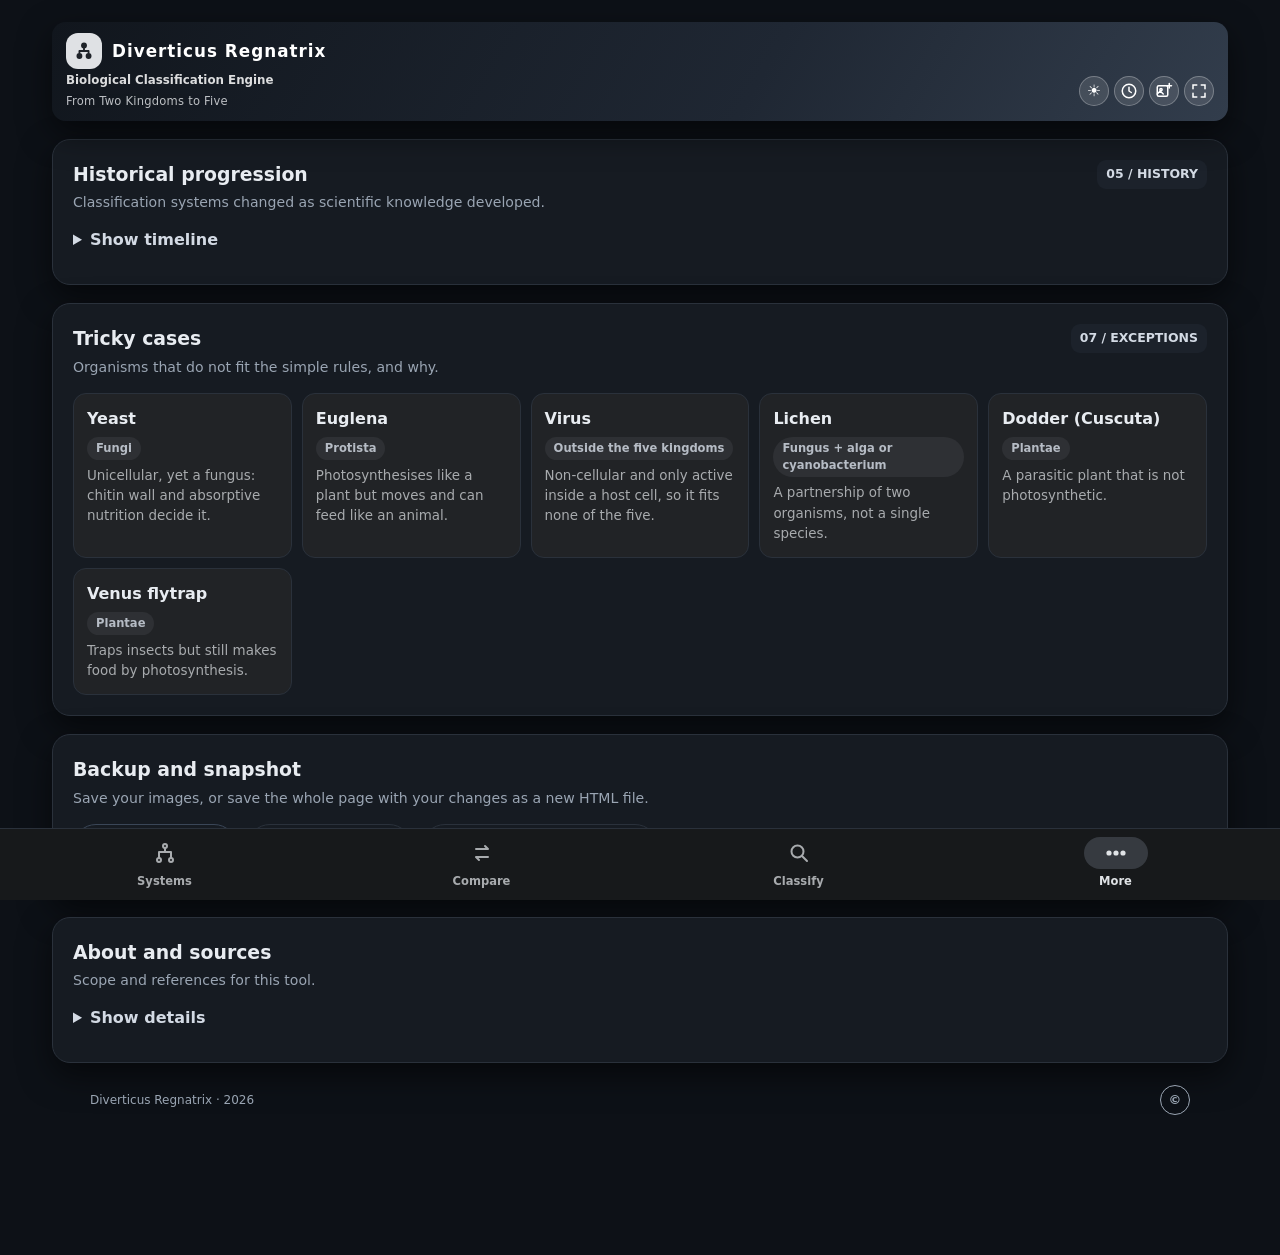
<file: index.html>
<!DOCTYPE html>
<html lang="en"><head>
<meta charset="UTF-8"><meta name="viewport" content="width=device-width, initial-scale=1.0, viewport-fit=cover">
<meta name="theme-color" content="#0d1117">
<link rel="icon" href="data:image/svg+xml,%3Csvg xmlns='http://www.w3.org/2000/svg' viewBox='0 0 32 32'%3E%3Crect width='32' height='32' rx='9' fill='%23176b45'/%3E%3Cpath d='M16 12v4M16 16h-6v3M16 16h6v3' fill='none' stroke='%23d4efdc' stroke-width='2.4' stroke-linecap='round'/%3E%3Ccircle cx='16' cy='9' r='4' fill='%23d4efdc'/%3E%3Ccircle cx='10' cy='22' r='4' fill='%23d4efdc'/%3E%3Ccircle cx='22' cy='22' r='4' fill='%23d4efdc'/%3E%3C/svg%3E">

<title>Diverticus Regnatrix — Biological Classification Engine</title>
<link rel="stylesheet" href="css/style.css">
</head>
<body>
<div class="shell">
<header class="hero"><div class="eyebrow">BIOLOGICAL CLASSIFICATION</div><span class="logo" aria-hidden="true"><svg viewBox="0 0 24 24" width="22" height="22"><path d="M12 9v3M12 12H7v2M12 12h5v2" fill="none" stroke="currentColor" stroke-width="2" stroke-linecap="round" stroke-linejoin="round"></path><circle cx="12" cy="6" r="3.2" fill="currentColor"></circle><circle cx="7" cy="17.5" r="3.2" fill="currentColor"></circle><circle cx="17" cy="17.5" r="3.2" fill="currentColor"></circle></svg></span><h1>Diverticus Regnatrix</h1><div style="font-size:1.2rem;font-weight:650">Biological Classification Engine</div><p class="tagline">From Two Kingdoms to Five</p><div class="hero-meta"><span class="pill">Whittaker's Five-Kingdom System · 1969</span><span class="pill">Interactive learning module</span><span class="pill">No quizzes · Explore at your pace</span></div><div class="hbtns"><button id="themeBtn" aria-label="Toggle dark mode">🌙</button><button id="timeBtn" aria-label="Where does it go? (show or hide)" aria-pressed="false" title="Where does it go?"><svg viewBox="0 0 24 24" width="18" height="18" fill="none" stroke="currentColor" stroke-width="2" stroke-linecap="round" stroke-linejoin="round" aria-hidden="true"><circle cx="12" cy="12" r="9"></circle><path d="M12 7v5l3 2"></path></svg></button><button id="editBtn" aria-label="Edit images" aria-pressed="false" title="Edit images"><svg viewBox="0 0 24 24" width="18" height="18" fill="none" stroke="currentColor" stroke-width="2" stroke-linecap="round" stroke-linejoin="round" aria-hidden="true"><rect x="3" y="5" width="14" height="14" rx="2"></rect><circle cx="8" cy="10" r="1.5"></circle><path d="M3 16l4-4 4 4"></path><path d="M19 2v6M16 5h6"></path></svg></button><button id="presBtn" aria-label="Presentation mode" aria-pressed="false"><svg viewBox="0 0 24 24" width="18" height="18" fill="none" stroke="currentColor" stroke-width="2" stroke-linecap="round" aria-hidden="true"><path d="M4 9V4h5M20 9V4h-5M4 15v5h5M20 15v5h-5"></path></svg></button></div></header>
<nav class="nav" role="tablist" aria-label="Sections"><button role="tab" data-tab="systems"><span class="ind"><svg viewBox="0 0 24 24" width="24" height="24" fill="none" stroke="currentColor" stroke-width="2" stroke-linecap="round" stroke-linejoin="round" aria-hidden="true"><circle cx="12" cy="5" r="2"></circle><circle cx="6" cy="19" r="2"></circle><circle cx="18" cy="19" r="2"></circle><path d="M12 7v4M12 11H6v6M12 11h6v6"></path></svg></span><span class="lbl">Systems</span></button><button role="tab" data-tab="compare"><span class="ind"><svg viewBox="0 0 24 24" width="24" height="24" fill="none" stroke="currentColor" stroke-width="2" stroke-linecap="round" stroke-linejoin="round" aria-hidden="true"><path d="M6 8h12l-3-3M18 16H6l3 3"></path></svg></span><span class="lbl">Compare</span></button><button role="tab" data-tab="classify"><span class="ind"><svg viewBox="0 0 24 24" width="24" height="24" fill="none" stroke="currentColor" stroke-width="2" stroke-linecap="round" stroke-linejoin="round" aria-hidden="true"><circle cx="10.5" cy="10.5" r="6"></circle><path d="M15 15l5 5"></path></svg></span><span class="lbl">Classify</span></button><button role="tab" data-tab="more"><span class="ind"><svg viewBox="0 0 24 24" width="24" height="24" fill="none" stroke="currentColor" stroke-width="2" stroke-linecap="round" stroke-linejoin="round" aria-hidden="true"><circle cx="5" cy="12" r="1.6" fill="currentColor"></circle><circle cx="12" cy="12" r="1.6" fill="currentColor"></circle><circle cx="19" cy="12" r="1.6" fill="currentColor"></circle></svg></span><span class="lbl">More</span></button></nav>
<main class="layout">
<section class="panel" id="classifier"><div class="section-head"><div><h2>Organism classifier</h2><p>Select an organism to inspect its classification.</p></div><span class="number">01 / EXPLORE</span></div><label class="field-label" for="organism">SELECT ORGANISM</label><select id="organism"></select><div class="result" id="organismResult" aria-live="polite"></div></section>
<section class="panel" id="criteria"><div class="section-head"><div><h2>Classification flowchart</h2><p>Tap a character state on a line, or any box to jump to it.</p></div><span class="number">02 / CRITERIA</span></div><div class="neon" id="flow" aria-live="polite"></div><div id="keyBox" aria-live="polite" style="margin-top:12px"></div><details class="crit-more"><summary>The criteria in detail</summary><div class="tabs" id="criterionTabs"></div><div class="criterion-box" id="criterionContent" aria-live="polite"></div></details></section>
<section class="panel wide" id="tree"><div class="section-head"><div><h2>Classification systems</h2><p>See how the tree grew from two kingdoms to the modern three domains. Tap any group in the tree to open its card.</p></div><span class="number">03 / SYSTEMS</span></div><div class="tabs" id="sysTabs"></div><div class="sys" id="sysView" aria-live="polite"></div></section>
<section class="panel wide" id="journey"><div class="section-head"><div><h2>Where does it go?</h2><p>Slide through the systems to see how one organism changes group.</p></div><span class="number">TIME</span></div><label class="field-label" for="jOrg">ORGANISM</label><select id="jOrg"></select><div class="muted" id="jLabel" style="margin-top:12px;font-size:.84rem"></div><input type="range" id="jRange" min="0" max="4" step="1" value="0" style="width:100%;accent-color:#383f4a" aria-label="Classification system"><div class="jr" id="jRows" aria-live="polite"></div></section>
<section class="panel wide" id="history"><div class="section-head"><div><h2>Historical progression</h2><p>Classification systems changed as scientific knowledge developed.</p></div><span class="number">05 / HISTORY</span></div><details><summary>Show timeline</summary><div class="timeline"><div class="time-item"><em>4th century BCE</em><b>Aristotle</b><span>Plants grouped as trees, shrubs and herbs; animals by presence or absence of red blood.</span></div><div class="time-item"><em>18th century</em><b>Two kingdoms</b><span>Plantae and Animalia; associated with Linnaeus.</span></div><div class="time-item"><em>1866</em><b>Three kingdoms</b><span>Ernst Haeckel added Protista.</span></div><div class="time-item"><em>1956</em><b>Four kingdoms</b><span>Herbert Copeland separated Monera; fungi went to Protista.</span></div><div class="time-item"><em>1969</em><b>Five kingdoms</b><span>R. H. Whittaker separated Fungi.</span></div></div></details></section>
<section class="panel wide" id="compare"><div class="section-head"><div><h2>Compare two organisms</h2><p>Pick any two to see which features match and which differ.</p></div><span class="number">06 / COMPARE</span></div><div class="cmp-pick"><div><label class="field-label" for="cmpA">ORGANISM A</label><select id="cmpA"></select></div><div><label class="field-label" for="cmpB">ORGANISM B</label><select id="cmpB"></select></div></div><div class="cmp-wrap" id="cmpOut" aria-live="polite"></div></section>
<section class="panel wide" id="tricky"><div class="section-head"><div><h2>Tricky cases</h2><p>Organisms that do not fit the simple rules, and why.</p></div><span class="number">07 / EXCEPTIONS</span></div><div class="tricky" id="trickyGrid"></div></section>
<section class="panel wide" id="backup"><div class="section-head"><div><h2>Backup and snapshot</h2><p>Save your images, or save the whole page with your changes as a new HTML file.</p></div></div><div class="row" style="display:flex;gap:10px;flex-wrap:wrap"><button class="bbtn pri" id="bkExport">Export images</button><label class="bbtn">Import images<input type="file" id="bkImport" accept="application/json,.json" hidden=""></label><button class="bbtn" id="bkSnap">Save snapshot (HTML)</button></div><p class="jnote" id="bkMsg" aria-live="polite"></p></section>
<section class="panel wide" id="about"><div class="section-head"><div><h2>About and sources</h2><p>Scope and references for this tool.</p></div></div><details><summary>Show details</summary><p style="font-size:.88rem;color:#595b5e">The five-kingdom system is a school-level model that is useful for learning basic features of life. Modern taxonomy is based on evolutionary relationships (phylogeny), where Monera and Protista are not natural groups. Scientific names in italics are examples; “e.g.” marks a representative species or genus.</p><ul style="font-size:.84rem;color:#595b5e;line-height:1.6"><li>Haeckel, E. (1866). <i>Generelle Morphologie der Organismen</i>.</li><li>Copeland, H. F. (1956). <i>The Classification of Lower Organisms</i>.</li><li>Whittaker, R. H. (1969). New concepts of kingdoms of organisms. <i>Science</i>, 163(3863), 150–160.</li><li>Woese, C. R., Kandler, O., &amp; Wheelis, M. L. (1990). Towards a natural system of organisms. <i>PNAS</i>, 87(12), 4576–4579.</li></ul></details></section>
</main><footer class="footer"><div class="credit"><span>Diverticus Regnatrix · 2026</span><button class="cp" id="cpBtn" type="button" aria-expanded="false" aria-controls="credits" title="Credits" aria-label="Show credits">©</button></div><div class="credits" id="credits" hidden=""><div class="cr-k">Project designed by</div><div class="cr-name">Sai Prasad</div><div class="cr-q">MSc. Agri. Entomology<span>·</span>ASRB NET</div><div class="cr-k" style="margin-top:12px">In assistance with</div><div class="cr-ai"><span>Claude Opus 5.5</span><span>OpenAI Luna 5.7</span><span>Perplexity Sonar 2</span><span>DeepSeek V1</span></div><div class="cr-k" style="margin-top:12px">3D models</div><div class="cr-q">"Tree (PS1/PSX Style)" by Mateusz Woliński, Sketchfab</div><div class="cr-q" style="margin-top:4px">This work is based on "<a href="https://sketchfab.com/3d-models/floating-island-with-roots-and-rocks-4c05ffef4d1c45ab847ac565b8184a5b" target="_blank" rel="noopener">Floating Island With Roots And Rocks</a>" by <a href="https://sketchfab.com/dennis.hafemann" target="_blank" rel="noopener">Dennis</a>, licensed under <a href="http://creativecommons.org/licenses/by/4.0/" target="_blank" rel="noopener">CC-BY-4.0</a></div></div></footer>
</div>
<div class="ks" id="ks" hidden=""><div class="ks-card" id="ksCard" role="dialog" aria-modal="true" aria-labelledby="ksT"><div class="ks-top"><div class="ks-grab" aria-hidden="true"></div><button class="ks-x" id="ksX" type="button" aria-label="Close card">×</button></div><div class="kingdom-detail" id="kingdomDetail" aria-live="polite"></div><div class="ks-nav"><button type="button" id="ksPrev" aria-label="Previous group">‹</button><span id="ksPos"></span><button type="button" id="ksNext" aria-label="Next group">›</button></div></div></div>
<script id="snap" type="application/json">{"id":1794888773591,"savedAt":"2026-11-17T04:12:53.591Z","images":{"org:Methanogens":"https://raw.githubusercontent.com/Dray-Ashcroft/Diverticus-Regnatrix/refs/heads/main/assets/illustrations/methanobacterium.png","org:Extreme Halophiles":"https://raw.githubusercontent.com/Dray-Ashcroft/Diverticus-Regnatrix/refs/heads/main/assets/illustrations/halobacterium.png","org:Thermoacidophiles":"https://raw.githubusercontent.com/Dray-Ashcroft/Diverticus-Regnatrix/refs/heads/main/assets/illustrations/sulfolobus.png","org:Ammonia-oxidising Archaea":"https://raw.githubusercontent.com/Dray-Ashcroft/Diverticus-Regnatrix/refs/heads/main/assets/illustrations/nitrosopumilus.png","org:Gorilla":"https://raw.githubusercontent.com/Dray-Ashcroft/Diverticus-Regnatrix/refs/heads/main/assets/illustrations/gorilla.png","org:Yeast":"https://raw.githubusercontent.com/Dray-Ashcroft/Diverticus-Regnatrix/refs/heads/main/assets/illustrations/yeast.png","org:Chlamydomonas":"https://raw.githubusercontent.com/Dray-Ashcroft/Diverticus-Regnatrix/refs/heads/main/assets/illustrations/chlamydomonas.png","org:Ant":"https://raw.githubusercontent.com/Dray-Ashcroft/Diverticus-Regnatrix/refs/heads/main/assets/illustrations/ant.png","org:Fern":"https://raw.githubusercontent.com/Dray-Ashcroft/Diverticus-Regnatrix/refs/heads/main/assets/illustrations/fern.png","org:Euglena":"https://raw.githubusercontent.com/Dray-Ashcroft/Diverticus-Regnatrix/refs/heads/main/assets/illustrations/euglena.png","org:Bacterium":"https://raw.githubusercontent.com/Dray-Ashcroft/Diverticus-Regnatrix/refs/heads/main/assets/illustrations/bacterium.png","org:Bird":"https://raw.githubusercontent.com/Dray-Ashcroft/Diverticus-Regnatrix/refs/heads/main/assets/illustrations/bird.png","org:Amoeba":"https://raw.githubusercontent.com/Dray-Ashcroft/Diverticus-Regnatrix/refs/heads/main/assets/illustrations/amoeba.png","org:Cyanobacterium":"https://raw.githubusercontent.com/Dray-Ashcroft/Diverticus-Regnatrix/refs/heads/main/assets/illustrations/cyanobacterium.png","org:Frog":"https://raw.githubusercontent.com/Dray-Ashcroft/Diverticus-Regnatrix/refs/heads/main/assets/illustrations/frog.png","org:Paramecium":"https://raw.githubusercontent.com/Dray-Ashcroft/Diverticus-Regnatrix/refs/heads/main/assets/illustrations/paramecium.png","org:Mushroom":"https://raw.githubusercontent.com/Dray-Ashcroft/Diverticus-Regnatrix/refs/heads/main/assets/illustrations/mushroom.png","org:Fish":"https://raw.githubusercontent.com/Dray-Ashcroft/Diverticus-Regnatrix/refs/heads/main/assets/illustrations/fish.png","org:Hibiscus":"https://raw.githubusercontent.com/Dray-Ashcroft/Diverticus-Regnatrix/refs/heads/main/assets/illustrations/hibiscus.png","org:Moss":"https://raw.githubusercontent.com/Dray-Ashcroft/Diverticus-Regnatrix/refs/heads/main/assets/illustrations/moss.png","org:Pine":"https://raw.githubusercontent.com/Dray-Ashcroft/Diverticus-Regnatrix/refs/heads/main/assets/illustrations/pine.png","org:Rhizopus":"https://raw.githubusercontent.com/Dray-Ashcroft/Diverticus-Regnatrix/refs/heads/main/assets/illustrations/rhizopus.png"},"state":{"tab":"more","sys":0,"k":"Animalia","o":"Bacterium"},"theme":"dark"}</script>
<script src="js/app.js"></script></body></html>
</file>
<file: css/style.css>
:root{--forest:#232c38;--green:#3b4b60;--emerald:#56708f;--mint:#eceff3;--pale:#f6f7f9;--teal:#3b4b60;--ink:#1a2230;--muted:#5d6878;--line:#dde2e9;--white:#fff;--shadow:0 12px 32px #0f172a14}
*{box-sizing:border-box}body{margin:0;background:#f5f5f6;color:var(--ink);font-family:Inter,ui-sans-serif,system-ui,-apple-system,"Segoe UI",sans-serif;line-height:1.5}button,select{font:inherit}button{cursor:pointer}.shell{max-width:1220px;margin:auto;padding:22px}.hero{background:linear-gradient(120deg,#11161d,#1f2733 60%,#323d4c);color:white;border-radius:24px;padding:28px 32px;position:relative;overflow:hidden;box-shadow:var(--shadow)}.hero:after{content:"✳";position:absolute;right:30px;top:-48px;font-size:220px;color:#ffffff0d}.eyebrow{font-size:.75rem;letter-spacing:.16em;font-weight:800;color:#cfd3d8}.hero h1{font-size:clamp(2rem,5vw,3.5rem);line-height:1;margin:10px 0 8px;letter-spacing:.03em}.hero p{margin:0;color:#e7e9ec}.hero-meta{display:flex;gap:10px;flex-wrap:wrap;margin-top:20px}.pill{border:1px solid #ffffff45;background:#ffffff12;padding:6px 11px;border-radius:99px;font-size:.78rem}.layout{display:grid;grid-template-columns:1fr 1fr;gap:18px;margin-top:18px}.panel{background:white;border:1px solid var(--line);border-radius:18px;padding:20px;box-shadow:var(--shadow);min-width:0}.wide{grid-column:1/-1}.section-head{display:flex;align-items:flex-start;justify-content:space-between;gap:12px;margin-bottom:15px}.section-head h2{margin:0;font-size:1.18rem}.section-head p{margin:4px 0 0;color:var(--muted);font-size:.88rem}.number{background:var(--mint);color:var(--green);font-size:.78rem;font-weight:800;padding:5px 9px;border-radius:9px;white-space:nowrap}.field-label{font-size:.78rem;font-weight:800;color:var(--muted);display:block;margin-bottom:7px}select{width:100%;padding:12px 14px;border:1px solid var(--line);border-radius:12px;background:#fcfcfd;color:var(--ink);outline:none}select:focus,button:focus-visible{outline:3px solid #a8afb8;outline-offset:2px}.result{margin-top:14px;background:linear-gradient(135deg,#f5f6f7,#fff);border:1px solid var(--line);border-radius:15px;padding:16px}.result-top{display:flex;align-items:center;justify-content:space-between;gap:10px}.result h3{margin:2px 0 0;font-size:1.4rem}.kingdom-tag{background:#e7e9eb;color:#30363f;border-radius:99px;padding:5px 10px;font-size:.78rem;font-weight:800}.facts{display:grid;grid-template-columns:1fr 1fr;gap:12px;margin-top:15px}.fact{border-top:1px solid var(--line);padding-top:9px}.fact span{display:block;color:var(--muted);font-size:.74rem;font-weight:700}.fact strong{display:block;font-size:.9rem;margin-top:3px}.reason{font-size:.88rem;color:#4b4d51;margin:14px 0 0;padding-top:12px;border-top:1px solid var(--line)}.tabs{display:flex;flex-wrap:wrap;gap:7px;margin:12px 0}.tab{border:1px solid var(--line);background:#fff;color:var(--muted);border-radius:10px;padding:8px 11px;font-size:.82rem;font-weight:700}.tab.active{background:var(--forest);border-color:var(--forest);color:#fff}.criterion-box{background:#f9f9f9;border:1px solid var(--line);border-radius:14px;padding:15px;min-height:145px}.criterion-box h3{margin:0 0 8px;font-size:1rem}.criterion-box p{margin:0;color:#595b5e;font-size:.9rem}.branch-grid{display:grid;grid-template-columns:repeat(2,minmax(0,1fr));gap:9px;margin-top:12px}.branch{border:1px solid var(--line);background:#fff;border-radius:11px;padding:10px}.branch b{display:block;font-size:.88rem}.branch small{color:var(--muted)}.tree{display:grid;justify-items:center;gap:10px;padding:10px 0 4px}.tree-root{background:var(--forest);color:white;border-radius:12px;padding:12px 20px;font-weight:800;text-align:center}.tree-arrow{color:#6a717b;font-size:1.25rem;line-height:1}.tree-split{display:grid;grid-template-columns:1fr 1fr;gap:14px;width:min(100%,650px)}.tree-node{border:1px solid var(--line);border-radius:13px;padding:13px;text-align:center;background:#fafafa}.tree-node strong{display:block}.tree-node small{display:block;color:var(--muted);margin-top:3px}.tree-node.highlight{border-color:#9198a1;background:#f3f4f5}.tree-node .mini-tag{display:inline-block;margin-top:8px;background:#e7e9eb;color:#30363f;padding:4px 9px;border-radius:99px;font-size:.75rem;font-weight:800}.kingdom-grid{display:grid;grid-template-columns:repeat(5,minmax(0,1fr));gap:10px}.kingdom-card{border:1px solid var(--line);border-radius:15px;background:#fff;padding:13px;text-align:left;transition:.18s;min-width:0}.kingdom-card:hover,.kingdom-card.selected{transform:translateY(-2px);border-color:#808791;box-shadow:0 8px 20px #383f4a17}.kingdom-card.selected{background:#f4f4f5}.kingdom-symbol{height:82px;border-radius:12px;background:linear-gradient(145deg,#eeeff1,#fafafa);display:grid;place-items:center;margin-bottom:10px;overflow:hidden}.kingdom-card h3{font-size:.9rem;margin:0 0 3px}.kingdom-card p{font-size:.73rem;color:var(--muted);margin:0}.symbol{font-size:2.5rem;filter:saturate(.85)}.kingdom-detail{margin-top:13px;border:1px solid var(--line);border-radius:14px;padding:16px;background:#fafafa;display:grid;grid-template-columns:1.2fr 2fr;gap:16px}.kingdom-detail h3{margin:0 0 4px}.kingdom-detail p{margin:0;color:var(--muted);font-size:.86rem}.detail-list{display:grid;grid-template-columns:1fr 1fr;gap:8px}.detail-chip{background:white;border:1px solid var(--line);border-radius:10px;padding:9px;font-size:.8rem}.detail-chip b{display:block;color:var(--green);font-size:.72rem;margin-bottom:2px}.timeline{display:grid;grid-template-columns:repeat(5,minmax(0,1fr));gap:8px}.time-item{border:1px solid var(--line);border-radius:12px;padding:12px;background:#fcfcfd;position:relative}.time-item b{display:block;font-size:.82rem}.time-item span{display:block;font-size:.72rem;color:var(--muted);margin-top:4px}.time-item em{font-style:normal;color:var(--green);font-size:.7rem;font-weight:800}.note{background:#fff9e9;border:1px solid #f0dfae;border-radius:12px;padding:12px 14px;color:#66552b;font-size:.82rem;margin-top:14px}.footer{text-align:center;color:var(--muted);font-size:.75rem;padding:22px 8px}.muted{color:var(--muted)}
@media(max-width:850px){.layout{grid-template-columns:1fr}.wide{grid-column:auto}.kingdom-grid{grid-template-columns:repeat(3,minmax(0,1fr))}.timeline{grid-template-columns:repeat(3,minmax(0,1fr))}}
@media(max-width:560px){.shell{padding:12px}.hero{padding:23px 20px;border-radius:18px}.panel{padding:15px}.facts{grid-template-columns:1fr}.kingdom-grid{grid-template-columns:repeat(2,minmax(0,1fr))}.timeline{grid-template-columns:1fr 1fr}.kingdom-detail{grid-template-columns:1fr}.detail-list{grid-template-columns:1fr 1fr}.tree-split{gap:7px}.tree-node{padding:10px 6px;font-size:.85rem}}
html{scroll-behavior:smooth}section[id]{scroll-margin-top:68px}
.nav{position:sticky;top:0;z-index:5;display:flex;gap:6px;overflow-x:auto;padding:10px 0;margin-top:6px;background:#f5f5f6ee;backdrop-filter:blur(6px);scrollbar-width:none}.nav a{flex:none;color:var(--green);text-decoration:none;font-size:.82rem;font-weight:700;padding:7px 12px;border-radius:99px;border:1px solid var(--line);background:#fff}.nav a:hover,.nav a:focus-visible{background:var(--forest);color:#fff;outline:none}
button.kingdom-tag{border:0;font:inherit;font-size:.78rem;font-weight:800}button.kingdom-tag:hover{background:#d6d9de}
.cmp-pick{display:grid;grid-template-columns:1fr 1fr;gap:12px}.cmp{width:100%;border-collapse:collapse;margin-top:14px;font-size:.86rem}.cmp th,.cmp td{text-align:left;padding:9px 10px;border-bottom:1px solid var(--line);vertical-align:top}.cmp th{color:var(--muted);font-size:.76rem;width:20%}.cmp tr.diff td{background:#fff9e9}.cmp .st{width:90px;font-weight:800;font-size:.76rem;color:var(--green)}.cmp tr.diff .st{color:#8a6a10}
.tricky{display:grid;grid-template-columns:repeat(auto-fit,minmax(210px,1fr));gap:10px}.trick{border:1px solid var(--line);border-radius:13px;padding:13px;background:#fcfcfd}.trick b{display:block}.trick em{display:inline-block;font-style:normal;background:#e7e9eb;color:#30363f;border-radius:99px;padding:3px 9px;font-size:.72rem;font-weight:800;margin:6px 0}.trick p{margin:0;font-size:.84rem;color:#595b5e}
.cmp-wrap{overflow-x:auto}.kingdom-card.selected .kingdom-symbol{background:#e7e9eb}
@media(max-width:560px){.cmp-pick{grid-template-columns:1fr}}
@media(prefers-reduced-motion:reduce){html{scroll-behavior:auto}*{transition:none!important}}
@media print{.nav{display:none}.panel{box-shadow:none;break-inside:avoid}}
.sys{display:grid;justify-items:center;gap:10px;padding:6px 0}.sys-meta{font-size:.84rem;color:var(--muted);text-align:center}.sys-row{display:grid;grid-template-columns:repeat(auto-fit,minmax(130px,1fr));gap:10px;width:100%;position:relative}.sys-node{border:1px solid var(--line);background:#fafafa;border-radius:13px;padding:12px 8px;text-align:center;font:inherit;color:var(--ink)}.sys-node strong{display:block}.sys-node small{display:block;color:var(--muted);margin-top:3px;font-size:.74rem}.sys-node.new{border-color:#9198a1;background:#f3f4f5}.sys-node.sel{outline:3px solid #a8afb8;outline-offset:1px}.badge{display:inline-block;margin-top:6px;background:var(--forest);color:#fff;border-radius:99px;padding:2px 8px;font-size:.68rem;font-weight:800}.sys-detail{width:100%;background:#f9f9f9;border:1px solid var(--line);border-radius:14px;padding:14px;font-size:.88rem}.sys-detail h3{margin:0 0 4px;font-size:1rem}.sys-detail p{margin:4px 0 0;color:#595b5e}
details>summary{cursor:pointer;font-weight:700;color:var(--green);margin-bottom:12px}
[hidden]{display:none!important}
.nav button{flex:none;color:var(--green);font-size:.86rem;font-weight:700;padding:8px 15px;border-radius:99px;border:1px solid var(--line);background:#fff}.nav button:hover{background:var(--mint)}.nav button.on{background:var(--forest);border-color:var(--forest);color:#fff}
.hero{padding:20px 26px}.hero p,.hero-meta{display:none}.hero h1{margin:6px 0 4px}
.imgwrap{display:flex;justify-content:flex-end;margin-top:12px}.imgslot{width:200px;max-width:100%;height:130px;cursor:pointer;border:1.5px dashed #abaeb3;border-radius:10px;display:grid;place-items:center;align-content:center;gap:1px;color:var(--muted);font-size:.8rem;text-align:center;overflow:hidden;background:#fcfcfd;user-select:none;-webkit-user-select:none;-webkit-touch-callout:none;touch-action:manipulation}.imgslot b{font-size:1.8rem;line-height:1;color:#abaeb3}.imgslot.has{border-style:solid;border-color:var(--line)}.imgslot img{width:100%;height:100%;object-fit:cover;display:block;pointer-events:none}
.ed{position:fixed;inset:0;background:#0007;display:grid;place-items:center;z-index:30;padding:16px}.ed .card{background:#fff;border-radius:16px;padding:16px;width:min(380px,100%);display:grid;gap:10px;box-shadow:0 20px 50px #0004}.ed h3{margin:0}.ed input[type=text]{width:100%;padding:10px;border:1px solid var(--line);border-radius:10px;font:inherit}.ed .prev{height:120px;border:1px dashed #abaeb3;border-radius:10px;display:grid;place-items:center;color:var(--muted);overflow:hidden}.ed .prev img{width:100%;height:100%;object-fit:cover}.ed .row{display:flex;gap:8px;flex-wrap:wrap}.ed button,.ed label.btn{padding:9px 14px;border-radius:99px;border:1px solid var(--line);background:#fff;font:inherit;font-weight:700;cursor:pointer;color:var(--green)}.ed button.pri{background:var(--forest);color:#fff;border-color:var(--forest)}
.sci{font-style:italic;color:var(--muted);font-size:.86rem;margin-top:2px}
body{padding-bottom:96px}
.hero{display:flex;align-items:baseline;gap:10px;flex-wrap:wrap;padding:11px 16px;border-radius:14px}.hero:after,.hero .eyebrow{display:none}.hero h1{font-size:1.1rem;margin:0;letter-spacing:.08em}.hero div[style]{font-size:.85rem!important;opacity:.85}
.nav{position:fixed;left:0;right:0;bottom:0;top:auto;margin:0;z-index:10;display:flex;justify-content:space-around;gap:0;overflow:visible;padding:8px 6px calc(10px + env(safe-area-inset-bottom));background:#f0f0f1;border-top:1px solid var(--line);backdrop-filter:none}
.nav button{flex:1;max-width:120px;display:grid;justify-items:center;gap:4px;border:0;background:none;border-radius:0;padding:0;color:#595b5e;font-size:.72rem;font-weight:700}
.nav button:hover{background:none}.nav button .ind{width:64px;height:32px;border-radius:16px;display:grid;place-items:center;transition:background .2s}.nav button.on{background:none;color:#1f2329}.nav button.on .ind{background:#d9dcdf}.nav button:focus-visible .ind{outline:2px solid var(--forest)}
.tabs{flex-wrap:nowrap;overflow-x:auto;scrollbar-width:none}.tab{flex:none;border-radius:99px}
.kingdom-grid{display:flex!important;overflow-x:auto;gap:10px;scroll-snap-type:x mandatory;scrollbar-width:none;padding-bottom:2px}.kingdom-card{flex:0 0 124px;scroll-snap-align:start}.kingdom-symbol{height:54px}.kingdom-symbol .symbol{font-size:1.6rem}.kingdom-card p{display:-webkit-box;-webkit-line-clamp:2;-webkit-box-orient:vertical;overflow:hidden}
.kd-head{display:flex;align-items:center;gap:12px}.kd-head .kico{margin:0;flex:none}.kd-head h3{margin:0}.kd-sum{margin:10px 0 0}.diag{display:grid;grid-template-columns:1fr 1fr;gap:8px;margin:12px 0 0}.diag>div{border:1px solid var(--line);border-radius:10px;padding:8px 10px;min-width:0}.diag dt{font-size:.64rem;font-weight:800;letter-spacing:.08em;text-transform:uppercase;color:var(--muted)}.diag dd{margin:2px 0 0;font-size:.84rem;font-weight:700;color:var(--ink);overflow-wrap:break-word}.kd-top .imgwrap{margin:0}.kd-top .imgslot{width:120px;height:120px}
details.kd-more{margin-top:12px}details.kd-more summary{cursor:pointer;font-weight:700;color:var(--green);margin-bottom:10px}
.keyq{font-size:1.05rem;font-weight:700;margin:6px 0}.keybtns{display:flex;gap:10px;margin:12px 0}.keybtns button{flex:1;padding:13px;border-radius:14px;border:1px solid var(--line);font:inherit;font-weight:800;background:#fff;color:var(--green);cursor:pointer}.keybtns button.pri{background:var(--forest);color:#fff;border-color:var(--forest)}.keytrail{display:flex;gap:6px;flex-wrap:wrap;font-size:.74rem}.keytrail span{background:#f1f2f3;border-radius:99px;padding:3px 9px;color:#595b5e}.keyres{border:1px solid #9198a1;background:#f3f4f5;border-radius:14px;padding:14px}.keyres h3{margin:0 0 4px}.keylink{margin-top:10px;border:0;background:none;color:var(--green);font:inherit;font-weight:800;cursor:pointer;padding:0}
.jr{display:grid;gap:6px;margin-top:12px}.jrow{display:flex;justify-content:space-between;align-items:center;gap:8px;padding:9px 12px;border:1px solid var(--line);border-radius:12px;font-size:.86rem}.jrow.cur{background:#f3f4f5;border-color:#9198a1;font-weight:700}.jrow span:first-child{color:var(--muted)}.mv{font-size:.68rem;background:#fff1c9;border-radius:99px;padding:2px 8px;margin-left:6px;color:#6a5313;font-weight:800;font-style:normal}.jnote{font-size:.84rem;color:#595b5e;margin:8px 2px 0}
.hbtns{margin-left:auto;display:flex;gap:8px}.hbtns button{width:34px;height:34px;border-radius:50%;border:1px solid #ffffff45;background:#ffffff1f;color:#fff;font-size:1rem;display:grid;place-items:center;cursor:pointer;padding:0}
.osearch{width:100%;padding:9px 12px;border:1px solid var(--line);border-radius:12px;font:inherit;background:#fcfcfd;color:var(--ink);margin:6px 0 8px}
.bbtn{padding:10px 16px;border-radius:99px;border:1px solid var(--line);background:#fff;color:var(--green);font:inherit;font-weight:700;cursor:pointer}.bbtn.pri{background:var(--forest);color:#fff;border-color:var(--forest)}
html.present{font-size:125%}html.present body{padding-bottom:24px}html.present .nav{display:none}html.present .shell{max-width:1180px}html.present .imgslot{width:170px;height:170px}
html[data-theme=dark]{--forest:#3a4657;--green:#d3dae4;--emerald:#aab4c2;--mint:#1c222b;--ink:#e8ecf1;--muted:#9aa5b3;--line:#2a313b;--shadow:0 12px 32px #0008;color-scheme:dark}
html[data-theme=dark] body{background:#121315}
html[data-theme=dark] :is(.panel,.tab,.branch,.kingdom-card,.detail-chip,.ed .card,.ed button,.ed label.btn,.keybtns button,.bbtn){background:#1b1c1e}
html[data-theme=dark] :is(.result,.criterion-box,.tree-node,.kingdom-detail,.time-item,.trick,.sys-node,.sys-detail,.imgslot,.jrow,select,.osearch,.ed input[type=text],.keytrail span,.cmp td,.cmp th){background:#212326;color:var(--ink)}
html[data-theme=dark] :is(.kingdom-card.selected,.sys-node.new,.tree-node.highlight,.keyres,.jrow.cur){background:#2a2c2f}
html[data-theme=dark] :is(.kingdom-symbol,.kingdom-card.selected .kingdom-symbol){background:#282b2f}
html[data-theme=dark] :is(.kingdom-tag,.tree-node .mini-tag,.trick em){background:#2e3034;color:#b6bcc5}
html[data-theme=dark] :is(.note,.cmp tr.diff td){background:#2e2914;border-color:#5a4d1f;color:#e6d9a0}
html[data-theme=dark] .mv{background:#4a3d10;color:#f4dd8a}
html[data-theme=dark] .nav{background:#17191b}html[data-theme=dark] .nav button{color:#a8abae;background:none}html[data-theme=dark] .nav button.on{color:#e0e3e6}html[data-theme=dark] .nav button.on .ind{background:#363a40}
html[data-theme=dark] :is(.trick p,.jnote,.sys-detail p,details p,details li){color:#a8abae!important}
html[data-theme=dark] :is(.panel h2,.panel h3,.kingdom-card h3,.kingdom-detail h3,.sys-detail h3,.tab.active){color:var(--ink)}
html[data-theme=dark] .tab.active,html[data-theme=dark] .bbtn.pri,html[data-theme=dark] .keybtns button.pri,html[data-theme=dark] .ed button.pri{background:var(--forest);color:#fff}
.hero p.tagline{display:block;width:100%;margin:0;font-size:.78rem;letter-spacing:.06em;opacity:.8}
html[data-theme=dark] :is(.reason,.criterion-box p){color:#bcbec1}
html[data-theme=dark] button.kingdom-tag:hover{background:#3c3f44;color:#d6dae0}
.imgslot b{color:#777c84}
.logo{flex:none;align-self:center;width:36px;height:36px;border-radius:12px;background:#dfe1e4;color:#1f2329;display:grid;place-items:center}
.kingdom-symbol img{width:100%;height:100%;object-fit:cover;display:block}
.kingdom-symbol{height:66px}.kingdom-symbol .symbol{font-size:1.9rem}
.treewrap{width:100%;overflow-x:auto}.tree{display:block;margin:0 auto;width:100%;height:auto}
.tl{fill:none;stroke:#abaeb3;stroke-width:1.6}
.tn .bg{fill:#fafafa;stroke:#c5c8cc;stroke-width:1.2}.tn.int .bg{fill:#fff;stroke-dasharray:4 3}.tn[data-g]{cursor:pointer}.tn[data-g]:hover .bg{stroke:var(--forest)}
.tn.new .bg{fill:#f3f4f5;stroke:#9198a1}.tn.sel .bg{fill:#e7e9eb;stroke:var(--forest);stroke-width:2.4}.tn.ghost{opacity:.6}.tn.ghost .bg{stroke-dasharray:3 3}
.tn text{fill:var(--ink);font-family:inherit;text-anchor:middle}.tn .te{font-size:8.6px;fill:var(--muted)}.tn .tt{font-size:11px;font-weight:800}.tn .bd{fill:var(--forest);stroke:none}.tn .bt{font-size:7px;font-weight:800;fill:#fff}
.tn:focus{outline:none}.tn:focus-visible .bg{stroke:var(--forest);stroke-width:3}
html[data-theme=dark] .tl{stroke:#50545a}html[data-theme=dark] .tn .bg{fill:#212326;stroke:#43474c}html[data-theme=dark] .tn.int .bg{fill:#1b1c1e}html[data-theme=dark] .tn.new .bg{fill:#2a2c2f;stroke:#5d646e}html[data-theme=dark] .tn.sel .bg{fill:#363a40;stroke:#a5adb7}
.tn{-webkit-user-select:none;user-select:none;-webkit-touch-callout:none}.tn .ov{fill:#000;fill-opacity:.5;stroke:none}.tn.has text{fill:#fff}
.credit{display:flex;align-items:center;justify-content:space-between;gap:12px;text-align:left;line-height:1.6;max-width:1100px;margin:0 auto}.cp{flex:none;width:30px;height:30px;padding:0;background:none;color:inherit;font:inherit;border:1.5px solid currentColor;border-radius:50%;display:grid;place-items:center;font-size:.8rem;font-weight:700;cursor:pointer;transition:transform .2s,background .2s,color .2s}.cp[aria-expanded=true]{background:var(--green);border-color:var(--green);color:var(--white);transform:rotate(-20deg)}.cp:focus-visible{outline:2px solid var(--green);outline-offset:2px}.credits{max-width:420px;margin:12px auto 0;padding:16px 14px;border:1px solid var(--line);border-radius:16px;background:var(--white);text-align:center;animation:crin .25s ease}.cr-k{font-size:.66rem;font-weight:800;letter-spacing:.08em;text-transform:uppercase}.cr-name{font-size:1.1rem;font-weight:800;color:var(--ink);margin-top:2px}.cr-q{font-size:.8rem}.cr-q span{margin:0 6px}.cr-ai{display:flex;flex-wrap:wrap;justify-content:center;gap:6px;margin-top:6px}.cr-ai span{border:1px solid var(--line);border-radius:999px;padding:3px 10px;font-size:.74rem;font-weight:700;color:var(--ink)}html[data-theme=dark] .credits{background:#1b1c1e}html[data-theme=dark] .cp[aria-expanded=true]{color:#121315}@keyframes crin{from{opacity:0;transform:translateY(-4px)}}@media(prefers-reduced-motion:reduce){.credits{animation:none}.cp{transition:none}}
.hbtns button[aria-pressed=true]{background:#fff;color:#1f2329}
.tn .eb circle{fill:var(--forest);stroke:#fff;stroke-width:1.5}.tn .eb path{fill:#fff;stroke:#fff;stroke-width:1.8;stroke-linecap:round;stroke-linejoin:round}
.tn.onpath .bg{fill:#e7e9eb;stroke:var(--forest);stroke-width:2.4}.tl.onpath{stroke:var(--forest);stroke-width:3.2}
html[data-theme=dark] .tn.onpath .bg{fill:#363a40;stroke:#a5adb7}html[data-theme=dark] .tl.onpath{stroke:#a5adb7}
html.editing .imgslot{border-style:dashed;border-color:var(--forest)}
.exhead{font-size:.7rem;font-weight:800;letter-spacing:.08em;color:var(--muted);margin:14px 0 6px}.exrow{display:flex;gap:10px;overflow-x:auto;padding-bottom:4px;scrollbar-width:none}
.extile{flex:none;width:68px;text-align:center;cursor:pointer;-webkit-user-select:none;user-select:none;-webkit-touch-callout:none}.exbox{width:68px;height:68px;border:1.5px dashed #abaeb3;border-radius:14px;display:grid;place-items:center;overflow:hidden;background:#fcfcfd;color:#777c84;font-size:1.4rem}.exbox.has{border-style:solid;border-color:var(--line)}.exbox img{width:100%;height:100%;object-fit:cover;display:block;pointer-events:none}.extile span{display:-webkit-box;-webkit-box-orient:vertical;-webkit-line-clamp:3;font-size:.66rem;line-height:1.18;margin-top:4px;color:var(--muted);overflow:hidden;white-space:normal;overflow-wrap:break-word;hyphens:auto}.extile.add .exbox{border-color:var(--forest);color:var(--forest)}.extile:focus-visible .exbox{outline:2px solid var(--forest)}
html.editing .exbox:not(.has){border-color:var(--forest)}html[data-theme=dark] .exbox{background:#212326}
.exhead i{font-weight:500;letter-spacing:0;text-transform:none;font-style:normal}.extile,.tn,.imgslot{touch-action:manipulation}
.hring{position:fixed;width:50px;height:50px;border-radius:50%;pointer-events:none;z-index:35;transform:translate(-50%,-50%);background:conic-gradient(var(--forest) calc(var(--p,0)*1%),#0000 0);-webkit-mask:radial-gradient(circle,#0000 56%,#000 58%);mask:radial-gradient(circle,#0000 56%,#000 58%)}
.vw{position:fixed;inset:0;background:#000b;z-index:40;display:grid;place-items:center;padding:14px}
.vcard{position:relative;background:#fff;border-radius:22px;width:min(520px,100%);max-height:94vh;display:grid;gap:10px;padding:14px;box-shadow:0 24px 60px #0007;touch-action:none;-webkit-user-select:none;user-select:none;overflow:hidden}
.vimg{display:grid;place-items:center;background:#f5f5f6;border-radius:16px;min-height:180px;max-height:60vh;overflow:hidden}.vimg img{max-width:100%;max-height:60vh;object-fit:contain;display:block;pointer-events:none}.vimg p{margin:0;padding:34px 18px;text-align:center;color:var(--muted);font-size:.9rem}
.vcap b{display:block;font-size:1.15rem}.vcap span{display:block;color:var(--muted);font-size:.84rem;font-style:italic}.vcap p{margin:6px 0 0;font-size:.88rem;color:#595b5e}
.vnav{display:flex;align-items:center;justify-content:space-between;font-size:.84rem;color:var(--muted)}.vnav button,.vsel{padding:8px 18px;border-radius:99px;border:1px solid var(--line);background:#fff;color:var(--green);font:inherit;font-weight:800;font-size:1.1rem;cursor:pointer}.vnav button:disabled{opacity:.35}.vsel{font-size:.9rem;background:var(--forest);color:#fff;border-color:var(--forest)}
.vx{position:absolute;top:12px;right:12px;z-index:2;width:34px;height:34px;border-radius:50%;border:0;background:#000a;color:#fff;font-size:1rem;cursor:pointer}
.vcard.in-u{animation:vinU .26s ease}.vcard.in-r{animation:vinR .24s ease}.vcard.in-l{animation:vinL .24s ease}
@keyframes vinU{from{transform:translateY(40px) scale(.96);opacity:0}to{transform:none;opacity:1}}@keyframes vinR{from{transform:translateX(70px);opacity:0}to{transform:none;opacity:1}}@keyframes vinL{from{transform:translateX(-70px);opacity:0}to{transform:none;opacity:1}}
@media(prefers-reduced-motion:reduce){.vcard{animation:none!important}}
html[data-theme=dark] .vcard{background:#1b1c1e}html[data-theme=dark] .vimg{background:#212326}html[data-theme=dark] .vcap p{color:#a8abae}html[data-theme=dark] .vnav button{background:#212326}
.tree,.treewrap{touch-action:manipulation}
.cmp{table-layout:fixed}.cmp th,.cmp td{overflow-wrap:anywhere}.cmp th:first-child{width:27%}.cmp thead th{color:var(--ink);font-size:.8rem}.cmp .st{display:block;margin-top:3px;font-weight:800;font-size:.68rem;width:auto;color:var(--green)}.cmp tr.diff .st{color:#8a6a10}html[data-theme=dark] .cmp tr.diff .st{color:#f4dd8a}
.tn .te{font-size:10.4px}.tn .tt{font-size:12px}
.hero{display:grid;grid-template-columns:auto 1fr auto;column-gap:10px;row-gap:3px;align-items:center;padding:12px 16px}.hero .logo{grid-area:1/1}.hero h1{grid-area:1/2/2/4;align-self:center}.hero div[style]{grid-area:2/1/3/3;font-size:.8rem!important}.hero p.tagline{grid-area:3/1/4/3;width:auto}.hero .hbtns{grid-area:2/3/4/4;margin:0;gap:6px}.hero .hbtns button{width:32px;height:32px}
.imgslot b,.exbox{color:#51565e}html[data-theme=dark] .imgslot b,html[data-theme=dark] .exbox{color:#a5adb7}.exbox.has{color:inherit}
.extile.add .exbox{color:var(--green);border-color:var(--green)}
.hero{padding:11px 14px}.hero .hbtns{gap:5px}.hero .hbtns button{width:30px;height:30px}.hero div[style]{font-size:.74rem!important;letter-spacing:0;white-space:nowrap}.hero p.tagline{font-size:.72rem;letter-spacing:.02em;white-space:nowrap}.hero h1{font-size:1.05rem;letter-spacing:.06em}
.cmp th,.cmp td{overflow-wrap:break-word;word-break:normal;hyphens:auto;padding:9px 7px}.cmp th:first-child{width:25%}
.crit-more{margin-top:12px}.crit-more>summary{cursor:pointer;font-weight:700;color:var(--green);margin-bottom:10px}

.neon{background-color:#070c14;background-image:linear-gradient(#ffffff08 1px,transparent 1px),linear-gradient(90deg,#ffffff08 1px,transparent 1px);background-size:14px 14px;background-position:-1px -1px;border:1px solid #1b2c3d;border-radius:12px;padding:12px 4px 8px}
.neon svg{display:block;width:100%;height:auto;max-width:480px;margin:0 auto;overflow:visible;font-family:inherit}html.present .neon svg{max-width:680px}
.fl-edge{fill:none;stroke:#33566a;stroke-width:1.3;stroke-linejoin:round}.fl-edge.on{stroke:#19e6ff;stroke-width:1.9;filter:url(#nglow)}
.fl-n rect,.fl-r rect{fill:#0a131d;stroke:#33566a;stroke-width:1}.fl-n .div{stroke:#33566a;stroke-width:1}
.fl-n text,.fl-r text{text-anchor:middle}.fl-n .no{fill:#7fa3b4;font-size:11px;font-weight:700;font-variant-numeric:tabular-nums}.fl-n .q{fill:#a9c6d3;font-size:11.5px;font-weight:700}
.fl-r .t{fill:#c3dbe5;font-size:12px;font-weight:800}.fl-r .e{fill:#7fa3b4;font-size:8px;font-weight:700;letter-spacing:.1em;text-transform:uppercase}.fl-r .s{fill:#86a8b8;font-size:9px}.fl-r .s.it{font-style:italic}.fl-r .dot{stroke:var(--c);stroke-width:2.6;stroke-linecap:round}
.fl-r.tag rect{fill:#070c14}.fl-r.tag .t{fill:#7fa3b4;font-size:8.6px;font-weight:700;letter-spacing:.16em;text-transform:uppercase}
.fl-n.on rect,.fl-r.on rect{stroke:#19e6ff}.fl-n.on .div{stroke:#19e6ff66}.fl-n.on .q,.fl-r.on .t{fill:#effcff}.fl-n.on .no{fill:#19e6ff}.fl-r.on .e,.fl-r.on .s{fill:#a9d8e6}.fl-r.tag.on .t{fill:#19e6ff}
.fl-n.cur rect,.fl-r.done rect{fill:#0c2230;stroke-width:1.6;filter:url(#nglow)}
.fl-lbl{cursor:pointer}.fl-lbl .hit{fill:transparent}.fl-lbl .pill{fill:#070c14;stroke:none}.fl-lbl text{fill:#7fa3b4;font-size:10px;font-weight:600;text-anchor:middle}
.fl-lbl.on text{fill:#19e6ff;font-weight:700}.fl-lbl.live .pill{fill:#0c2230;stroke:#19e6ff;stroke-width:1}.fl-lbl.live text{fill:#effcff}
.fl-n,.fl-r{cursor:pointer;-webkit-tap-highlight-color:transparent}.fl-n:hover rect,.fl-r:hover rect{stroke:#7fe9ff}.fl-n:active rect,.fl-r:active rect{fill:#10293a}
.fl-n:focus,.fl-r:focus,.fl-lbl:focus{outline:none}.fl-n:focus-visible rect,.fl-r:focus-visible rect,.fl-lbl:focus-visible .pill{stroke:#fff;stroke-width:2}
.fl-tr{color:#a9c6d3;font-size:.8rem;text-align:center;margin:0 0 6px}.fl-tr b{color:#19e6ff}
.fl-cap{margin:8px 10px 0;color:#7fa3b4;font-size:.72rem;text-align:center}.fl-cap b{color:#a9c6d3}
.keytrail span b{color:var(--green);margin-right:2px}
.kico{width:42px;height:42px;border:1px solid var(--line);border-radius:10px;display:grid;place-items:center;color:var(--green);margin-bottom:8px}.kico svg{width:24px;height:24px;fill:none;stroke:currentColor;stroke-width:1.6;stroke-linecap:round;stroke-linejoin:round}
@media(max-width:400px){.neon{margin:0 -6px;padding:10px 0 8px}}
.ks{position:fixed;inset:0;z-index:25;background:#0008;display:flex;align-items:flex-end;justify-content:center;animation:ksfade .2s ease}.ks[hidden]{display:none}
.ks-card{touch-action:pan-y;position:relative;width:100%;max-width:560px;max-height:86vh;overflow-y:auto;overscroll-behavior:contain;background:var(--white);border-radius:22px 22px 0 0;padding:6px 16px calc(14px + env(safe-area-inset-bottom));box-shadow:0 -12px 40px #0005;animation:ksup .26s cubic-bezier(.2,.8,.2,1)}
html[data-theme=dark] .ks-card{background:#1b1c1e}
.ks-top{position:sticky;top:-6px;z-index:2;display:flex;justify-content:center;align-items:center;height:30px;margin:0 -16px 4px;background:inherit;touch-action:none}.ks-grab{width:40px;height:4px;border-radius:2px;background:var(--line)}
.ks-x{position:absolute;right:10px;top:2px;width:34px;height:34px;border:0;border-radius:50%;background:transparent;color:var(--muted);font-size:1.5rem;line-height:1;cursor:pointer}.ks-x:focus-visible{outline:2px solid var(--green)}
.ks .kingdom-detail{display:block;margin:0;border:0;padding:0;background:none}.ks .kd-head{touch-action:none}.ks .kd-head h3{margin:0}.kd-ch{margin:2px 0 0;font-size:.8rem;font-weight:700;color:var(--green)}
.ks #ksFlow{margin:12px 0 0}html[data-theme=dark] #ks .kingdom-detail{background:none;border:0}.ks .kd-sum{margin-top:12px}
.ks-nav{display:flex;align-items:center;justify-content:space-between;gap:10px;margin-top:14px;padding-top:10px;border-top:1px solid var(--line)}.ks-nav button{width:44px;height:36px;border:1px solid var(--line);border-radius:999px;background:transparent;color:var(--ink);font-size:1.3rem;cursor:pointer}.ks-nav span{font-size:.78rem;font-weight:700;color:var(--muted)}
.kingdom-detail.in-r{animation:ksr .22s ease}.kingdom-detail.in-l{animation:ksl .22s ease}
html.ks-open,html.ks-open body{overflow:hidden}
@keyframes ksup{from{transform:translateY(100%)}}@keyframes ksfade{from{opacity:0}}@keyframes ksr{from{opacity:0;transform:translateX(30px)}}@keyframes ksl{from{opacity:0;transform:translateX(-30px)}}
@media(prefers-reduced-motion:reduce){.ks,.ks-card,.kingdom-detail.in-r,.kingdom-detail.in-l{animation:none}}
.tn.tag .bg{fill:none;stroke:#a2a6ac;stroke-width:1.2;stroke-dasharray:4 3}.tn.tag{cursor:help}
.tn.tag .tf{font-size:11.5px;font-weight:700;font-style:italic;fill:var(--green)}.tn.tag .tc{font-size:10.4px;font-weight:600;fill:var(--muted)}
#sysView .tn.tag.onpath .bg,.tn.tag.onpath .bg{fill:none;stroke:var(--forest);stroke-width:2;stroke-dasharray:none}
html[data-theme=dark] .tn.tag .bg{fill:none;stroke:#656a72}html[data-theme=dark] .tn.tag.onpath .bg{fill:none;stroke:#a5adb7}
.tn.root .bg{stroke-dasharray:none}.tn.tag:focus-visible .bg{stroke:var(--forest);stroke-width:2.6}
.tlegend{display:flex;justify-content:center;gap:18px;margin:2px 0 6px;font-size:.74rem;font-weight:700;color:var(--muted)}.tlegend span{display:inline-flex;align-items:center;gap:6px}
.lg-box{width:18px;height:12px;border:1.4px solid #c5c8cc;border-radius:3px;background:#fafafa}.lg-tag{width:22px;height:12px;border:1.4px dashed #a2a6ac;border-radius:6px}
html[data-theme=dark] .lg-box{background:#212326;border-color:#43474c}html[data-theme=dark] .lg-tag{border-color:#656a72}
.tdot{fill:#747a83}.tdot.onpath{fill:var(--forest);r:4.4}.tlab{font-size:11px;font-weight:700;fill:var(--green);font-family:inherit}.tlab.onpath{fill:var(--forest)}
.tn.root .bg{fill:#f2f2f3}.lg-dot{width:8px;height:8px;border-radius:50%;background:#747a83}
html[data-theme=dark] .tdot{fill:#8e96a0}html[data-theme=dark] .tdot.onpath{fill:#a5adb7}html[data-theme=dark] .tlab{fill:#a5adb7}html[data-theme=dark] .tlab.onpath{fill:#cfd4da}html[data-theme=dark] .tn.root .bg{fill:#212326}html[data-theme=dark] .lg-dot{background:#8e96a0}
.tn.press .bg{fill:#e7e9eb;stroke:var(--forest);stroke-width:2.4}html[data-theme=dark] .tn.press .bg{fill:#363a40;stroke:#a5adb7}.exnote{margin:4px 0 6px;font-size:.8rem;font-weight:600;color:var(--green)}
.tn[data-gk]{cursor:pointer}.tn[data-gk]:hover .bg{stroke:var(--forest)}
.pulse{fill:none;stroke:#5a6778;stroke-width:4;stroke-linecap:round;pointer-events:none}.pulse.glow{stroke:#909cac;stroke-width:10;opacity:.32}
.tlab.lit{fill:#46505d;paint-order:stroke;stroke:#909cac55;stroke-width:3px;stroke-linejoin:round}.tdot.lit{fill:#5a6778;r:5;stroke:#909cac66;stroke-width:5px}
.tn.arrive .bg{stroke:#5a6778;stroke-width:3.2;fill:#edeff1}
html[data-theme=dark] .pulse{stroke:#a2acb9}html[data-theme=dark] .pulse.glow{stroke:#909cac;opacity:.4}html[data-theme=dark] .tlab.lit{fill:#d5dae0}html[data-theme=dark] .tdot.lit{fill:#a2acb9}html[data-theme=dark] .tn.arrive .bg{stroke:#a2acb9;fill:#303439}
.tlab,.tdot{transition:fill .25s,r .25s}
.seg{display:flex;gap:4px;padding:3px;border:1px solid var(--line);border-radius:999px;width:max-content;margin:4px auto 10px}.seg button{border:0;background:transparent;border-radius:999px;padding:6px 14px;font:inherit;font-size:.8rem;font-weight:700;color:var(--muted);cursor:pointer}.seg button[aria-pressed=true]{background:var(--forest);color:#fff}
html[data-theme=dark] .seg button[aria-pressed=true]{background:#a5adb7;color:#121315}
.lt{position:relative;border-radius:14px;overflow:hidden;background:radial-gradient(120% 90% at 50% 15%,#13283c 0%,#070c14 70%);border:1px solid #1b2c3d}
.lt svg{display:block;width:100%;height:auto}.lt-fx{position:absolute;inset:0;pointer-events:none}
.lt-tint{mix-blend-mode:color;opacity:.62;transition:opacity .2s}.lt-tint.lump{opacity:.42}.lt-tint.flash{opacity:.95}
.lt-hit{fill:transparent;stroke:transparent;stroke-width:34;stroke-linejoin:round;pointer-events:all;cursor:pointer;-webkit-tap-highlight-color:transparent}
.lt-chip{cursor:pointer;-webkit-tap-highlight-color:transparent}.lt-chip rect{fill:#08121dee;stroke:var(--c);stroke-width:2.5}.lt-chip text{text-anchor:middle;font-family:inherit}.lt-chip .g{fill:#f2fbff;font-size:27px;font-weight:800}.lt-chip .c{fill:var(--c);font-size:20px;font-weight:600;font-style:italic}
.lt-chip.lump rect{stroke-dasharray:7 6;fill:#08121dcc}.lt-chip.lump .g{fill:#c9d8e0}
.lt-chip.press rect,.lt-chip:focus-visible rect{stroke-width:5}.lt-chip:focus{outline:none}
.lt-p{fill:none;stroke:#f3f4f6;stroke-width:9;stroke-linecap:round}.lt-pg{fill:none;stroke:#909cac;stroke-width:26;stroke-linecap:round;opacity:.35}
.lt-legend{display:flex;flex-wrap:wrap;justify-content:center;gap:6px;margin-top:10px}.lt-lg{display:inline-flex;align-items:center;gap:6px;border:1px solid var(--line);border-radius:999px;background:transparent;padding:5px 11px;font:inherit;font-size:.78rem;font-weight:700;color:var(--ink);cursor:pointer}.lt-lg i{width:10px;height:10px;border-radius:50%;background:var(--c);box-shadow:0 0 6px var(--c)}
.kd-from{margin:10px 0 0;padding:8px 10px;border-radius:10px;background:#fff6e0;color:#6b4a00;font-size:.82rem}html[data-theme=dark] .kd-from{background:#3a3014;color:#f4dd8a}
.lt-note{margin:10px 0 0;padding:8px 10px;border-radius:10px;background:#fff6e0;color:#6b4a00;font-size:.8rem}html[data-theme=dark] .lt-note{background:#3a3014;color:#f4dd8a}
.lt-cap{margin:8px 0 0;text-align:center;font-size:.74rem;color:var(--muted);font-style:italic}
.phy{display:grid;grid-template-columns:1fr 1fr;gap:8px}.phy-col{min-width:0}.phy-sel{width:100%;font:inherit;font-size:.82rem;font-weight:700;padding:7px 8px;border:1px solid var(--line);border-radius:10px;background:var(--white);color:var(--ink)}
html[data-theme=dark] .phy-sel{background:#212326}.phy-who{font-size:.68rem;color:var(--muted);text-align:center;margin:4px 0 6px;min-height:2.1em;line-height:1.05}
.lt-mini{border-radius:10px}.lt-legend.sm{gap:4px;margin-top:6px}.lt-lg.sm{padding:3px 8px;font-size:.7rem;gap:4px}.lt-lg.sm i{width:8px;height:8px}
.phy-diff{margin-top:12px;border:1px solid var(--line);border-radius:12px;padding:10px 12px}.phy-diff h4{margin:0 0 6px;font-size:.78rem;letter-spacing:.06em;text-transform:uppercase;color:var(--muted)}.phy-diff p{margin:0;font-size:.82rem}
.phy-diff ul{list-style:none;margin:0;padding:0;display:grid;gap:5px}.phy-diff li{display:flex;align-items:center;gap:6px;flex-wrap:wrap;font-size:.84rem}.phy-diff li b{min-width:62px}.phy-diff li em{font-style:normal;color:var(--muted)}
.phy-diff li span{display:inline-flex;align-items:center;gap:4px;font-weight:700}.phy-diff li span::before{content:"";width:8px;height:8px;border-radius:50%;background:var(--c);box-shadow:0 0 5px var(--c)}
html[data-kt=monera]{--forest:#3d1a6e;--green:#6a2fbf;--emerald:#8f55e0;--mint:#efe5fc;--pale:#f8f3fe;--line:#e2d5f4;--ink:#271a3d;--muted:#6d6283}html[data-kt=monera] body{background:#f6f1fc}html[data-kt=monera] .hero{background:linear-gradient(120deg,#25104a,#4b2390 60%,#7a3fd0)}html[data-kt=monera] .nav button{color:#5c4a78}html[data-kt=monera] .nav button.on{color:#2a0f55}html[data-kt=monera] .nav button.on .ind{background:#e1cffb}html[data-kt=monera] .ks-card{box-shadow:0 -12px 40px #3d1a6e55,0 0 0 1px #8f55e055}html[data-kt=monera] .exbox{border-color:#b89be0;color:#6a3fb0;background:#fbf8ff}html[data-kt=monera] .extile.add .exbox{border-color:#6a2fbf;color:#6a2fbf}html[data-theme=dark][data-kt=monera]{--forest:#6b36bd;--green:#c7a3ff;--emerald:#b083f5;--mint:#2a1c44;--line:#3b2c56;--ink:#efe8fb;--muted:#b3a5ca}html[data-theme=dark][data-kt=monera] body{background:#120d1c}html[data-theme=dark][data-kt=monera] :is(.panel,.tab,.branch,.kingdom-card,.detail-chip,.keybtns button,.bbtn){background:#1b1429}html[data-theme=dark][data-kt=monera] .ks-card{background:#1b1429}html[data-theme=dark][data-kt=monera] .nav button{color:#b3a5ca}html[data-theme=dark][data-kt=monera] .nav button.on{color:#efe8fb}html[data-theme=dark][data-kt=monera] .nav button.on .ind{background:#3b2463}html[data-theme=dark][data-kt=monera] .exbox{border-color:#5b4483;color:#c7a3ff;background:#1f1630}html[data-theme=dark][data-kt=monera] .extile.add .exbox{border-color:#c7a3ff;color:#c7a3ff}
html[data-kt=protista]{--forest:#6b3a07;--green:#a24f06;--emerald:#d9781a;--mint:#fdf0e0;--pale:#fff8f0;--line:#f1dfc8;--ink:#3a2510;--muted:#7a6048}html[data-kt=protista] body{background:#fbf6ef}html[data-kt=protista] .hero{background:linear-gradient(120deg,#4a2504,#9a4f0b 60%,#d9781a)}html[data-kt=protista] .nav button{color:#7a6048}html[data-kt=protista] .nav button.on{color:#4a2504}html[data-kt=protista] .nav button.on .ind{background:#fbe0bf}html[data-kt=protista] .ks-card{box-shadow:0 -12px 40px #6b3a0755,0 0 0 1px #d9781a55}html[data-kt=protista] .exbox{border-color:#e3bd8f;color:#a24f06;background:#fffaf4}html[data-kt=protista] .extile.add .exbox{border-color:#a24f06;color:#a24f06}html[data-theme=dark][data-kt=protista]{--forest:#a5590d;--green:#ffc27a;--emerald:#f0a050;--mint:#3a2812;--line:#4e3a22;--ink:#f7ede0;--muted:#c9b49a}html[data-theme=dark][data-kt=protista] body{background:#17110a}html[data-theme=dark][data-kt=protista] :is(.panel,.tab,.branch,.kingdom-card,.detail-chip,.keybtns button,.bbtn){background:#221a10}html[data-theme=dark][data-kt=protista] .ks-card{background:#221a10}html[data-theme=dark][data-kt=protista] .nav button{color:#c9b49a}html[data-theme=dark][data-kt=protista] .nav button.on{color:#f7ede0}html[data-theme=dark][data-kt=protista] .nav button.on .ind{background:#4e3416}html[data-theme=dark][data-kt=protista] .exbox{border-color:#6b5030;color:#ffc27a;background:#261c11}html[data-theme=dark][data-kt=protista] .extile.add .exbox{border-color:#ffc27a;color:#ffc27a}
html[data-kt=fungi]{--forest:#6e2414;--green:#b03d22;--emerald:#e0613f;--mint:#fde8e2;--pale:#fff5f2;--line:#f2d6ce;--ink:#3b1d16;--muted:#7e625a}html[data-kt=fungi] body{background:#fcf3f0}html[data-kt=fungi] .hero{background:linear-gradient(120deg,#4d170c,#9d3620 60%,#e0613f)}html[data-kt=fungi] .nav button{color:#7e625a}html[data-kt=fungi] .nav button.on{color:#4d170c}html[data-kt=fungi] .nav button.on .ind{background:#f9d5ca}html[data-kt=fungi] .ks-card{box-shadow:0 -12px 40px #6e241455,0 0 0 1px #e0613f55}html[data-kt=fungi] .exbox{border-color:#e6ad9c;color:#b03d22;background:#fff8f6}html[data-kt=fungi] .extile.add .exbox{border-color:#b03d22;color:#b03d22}html[data-theme=dark][data-kt=fungi]{--forest:#b5472d;--green:#ffa58c;--emerald:#f07c5c;--mint:#3b2019;--line:#52322a;--ink:#f8e9e4;--muted:#cba79d}html[data-theme=dark][data-kt=fungi] body{background:#170e0c}html[data-theme=dark][data-kt=fungi] :is(.panel,.tab,.branch,.kingdom-card,.detail-chip,.keybtns button,.bbtn){background:#23150f}html[data-theme=dark][data-kt=fungi] .ks-card{background:#23150f}html[data-theme=dark][data-kt=fungi] .nav button{color:#cba79d}html[data-theme=dark][data-kt=fungi] .nav button.on{color:#f8e9e4}html[data-theme=dark][data-kt=fungi] .nav button.on .ind{background:#552a1f}html[data-theme=dark][data-kt=fungi] .exbox{border-color:#6e4236;color:#ffa58c;background:#281814}html[data-theme=dark][data-kt=fungi] .extile.add .exbox{border-color:#ffa58c;color:#ffa58c}
html[data-kt=animalia]{--forest:#18306e;--green:#2852b8;--emerald:#4775e0;--mint:#e6edfd;--pale:#f4f7ff;--line:#d6e0f5;--ink:#17233d;--muted:#5e6a83}html[data-kt=animalia] body{background:#f2f5fc}html[data-kt=animalia] .hero{background:linear-gradient(120deg,#0f1f4d,#23449a 60%,#4775e0)}html[data-kt=animalia] .nav button{color:#5e6a83}html[data-kt=animalia] .nav button.on{color:#0f1f4d}html[data-kt=animalia] .nav button.on .ind{background:#d3e0fb}html[data-kt=animalia] .ks-card{box-shadow:0 -12px 40px #18306e55,0 0 0 1px #4775e055}html[data-kt=animalia] .exbox{border-color:#a6bce8;color:#2852b8;background:#f8faff}html[data-kt=animalia] .extile.add .exbox{border-color:#2852b8;color:#2852b8}html[data-theme=dark][data-kt=animalia]{--forest:#3b63c9;--green:#9fbcff;--emerald:#7a9bf0;--mint:#1c2742;--line:#2c3a5c;--ink:#e7edfb;--muted:#a6b2cc}html[data-theme=dark][data-kt=animalia] body{background:#0c111c}html[data-theme=dark][data-kt=animalia] :is(.panel,.tab,.branch,.kingdom-card,.detail-chip,.keybtns button,.bbtn){background:#141c2c}html[data-theme=dark][data-kt=animalia] .ks-card{background:#141c2c}html[data-theme=dark][data-kt=animalia] .nav button{color:#a6b2cc}html[data-theme=dark][data-kt=animalia] .nav button.on{color:#e7edfb}html[data-theme=dark][data-kt=animalia] .nav button.on .ind{background:#24386a}html[data-theme=dark][data-kt=animalia] .exbox{border-color:#3d5180;color:#9fbcff;background:#161f33}html[data-theme=dark][data-kt=animalia] .extile.add .exbox{border-color:#9fbcff;color:#9fbcff}
html[data-kt=archaea]{--forest:#6b1550;--green:#a82477;--emerald:#d8459c;--mint:#fce6f3;--pale:#fff4fa;--line:#f1d3e5;--ink:#3b1430;--muted:#7e5f73}html[data-kt=archaea] body{background:#fbf2f8}html[data-kt=archaea] .hero{background:linear-gradient(120deg,#4a0d38,#9a2070 60%,#d8459c)}html[data-kt=archaea] .nav button{color:#7e5f73}html[data-kt=archaea] .nav button.on{color:#4a0d38}html[data-kt=archaea] .nav button.on .ind{background:#f8d1e8}html[data-kt=archaea] .ks-card{box-shadow:0 -12px 40px #6b155055,0 0 0 1px #d8459c55}html[data-kt=archaea] .exbox{border-color:#e3a6cb;color:#a82477;background:#fff8fc}html[data-kt=archaea] .extile.add .exbox{border-color:#a82477;color:#a82477}html[data-theme=dark][data-kt=archaea]{--forest:#b8327f;--green:#ff9fd6;--emerald:#ef6fb8;--mint:#3b1a2f;--line:#522b45;--ink:#fbe7f3;--muted:#c9a2bb}html[data-theme=dark][data-kt=archaea] body{background:#170b13}html[data-theme=dark][data-kt=archaea] :is(.panel,.tab,.branch,.kingdom-card,.detail-chip,.keybtns button,.bbtn){background:#22111c}html[data-theme=dark][data-kt=archaea] .ks-card{background:#22111c}html[data-theme=dark][data-kt=archaea] .nav button{color:#c9a2bb}html[data-theme=dark][data-kt=archaea] .nav button.on{color:#fbe7f3}html[data-theme=dark][data-kt=archaea] .nav button.on .ind{background:#561c45}html[data-theme=dark][data-kt=archaea] .exbox{border-color:#6e3a5c;color:#ff9fd6;background:#27131f}html[data-theme=dark][data-kt=archaea] .extile.add .exbox{border-color:#ff9fd6;color:#ff9fd6}
html[data-kt=eukarya]{--forest:#0d4f5c;--green:#0c6f80;--emerald:#149db5;--mint:#e0f6f9;--pale:#f2fbfc;--line:#cfe8ec;--ink:#12313a;--muted:#5a7379}html[data-kt=eukarya] body{background:#f0f8f9}html[data-kt=eukarya] .hero{background:linear-gradient(120deg,#08343d,#0f6f80 60%,#17a5bd)}html[data-kt=eukarya] .nav button{color:#5a7379}html[data-kt=eukarya] .nav button.on{color:#08343d}html[data-kt=eukarya] .nav button.on .ind{background:#c9eef4}html[data-kt=eukarya] .ks-card{box-shadow:0 -12px 40px #0d4f5c55,0 0 0 1px #149db555}html[data-kt=eukarya] .exbox{border-color:#93ccd6;color:#0c6f80;background:#f6fcfd}html[data-kt=eukarya] .extile.add .exbox{border-color:#0c6f80;color:#0c6f80}html[data-theme=dark][data-kt=eukarya]{--forest:#148ea3;--green:#7fe6f5;--emerald:#4cc9dd;--mint:#12333a;--line:#224a52;--ink:#e3f7fa;--muted:#9cc0c6}html[data-theme=dark][data-kt=eukarya] body{background:#081417}html[data-theme=dark][data-kt=eukarya] :is(.panel,.tab,.branch,.kingdom-card,.detail-chip,.keybtns button,.bbtn){background:#0f2126}html[data-theme=dark][data-kt=eukarya] .ks-card{background:#0f2126}html[data-theme=dark][data-kt=eukarya] .nav button{color:#9cc0c6}html[data-theme=dark][data-kt=eukarya] .nav button.on{color:#e3f7fa}html[data-theme=dark][data-kt=eukarya] .nav button.on .ind{background:#145360}html[data-theme=dark][data-kt=eukarya] .exbox{border-color:#2f5e66;color:#7fe6f5;background:#11272c}html[data-theme=dark][data-kt=eukarya] .extile.add .exbox{border-color:#7fe6f5;color:#7fe6f5}
body,.hero,.panel,.ks-card,.nav button,.nav .ind,.tab,.detail-chip,.diag>div,.kico,.keylink,.exbox{transition:background-color .45s ease,color .45s ease,border-color .45s ease,box-shadow .45s ease}
@media(prefers-reduced-motion:reduce){body,.hero,.panel,.ks-card,.nav button,.nav .ind,.tab,.detail-chip,.diag>div,.kico,.keylink{transition:none}}
.vimg{aspect-ratio:1/1;width:100%;max-width:min(100%,50vh);margin:0 auto;min-height:0;max-height:none}.vimg img{width:100%;height:100%;max-width:none;max-height:none;object-fit:cover}
body{background:#f4f5f7}html[data-theme=dark] body{background:#0d1117}html[data-theme=dark] :is(.panel,.tab,.branch,.kingdom-card,.detail-chip,.ed .card,.ed button,.ed label.btn,.keybtns button,.bbtn){background:#161b22}html[data-theme=dark] .ks-card{background:#161b22}
html[data-kt=plantae]{--forest:#123d2b;--green:#176b45;--emerald:#238b5b;--mint:#e8f5ec;--pale:#f5faf6;--line:#d7e7dc;--ink:#18352a;--muted:#5a6f63}html[data-kt=plantae] body{background:#f1f7f2}html[data-kt=plantae] .hero{background:linear-gradient(120deg,#103b29,#176b45 60%,#238b70)}html[data-kt=plantae] .nav button.on .ind{background:#cfe9d7}html[data-kt=plantae] .exbox{border-color:#9bc3ab;color:#2f6b49;background:#fbfefb}html[data-kt=plantae] .extile.add .exbox{border-color:#176b45;color:#176b45}html[data-kt=plantae] .ks-card{box-shadow:0 -12px 40px #123d2b55,0 0 0 1px #238b5b55}
html[data-theme=dark][data-kt=plantae]{--forest:#1f6b49;--green:#86d6a6;--emerald:#5fbf86;--mint:#1d3a2b;--line:#2b4437;--ink:#e4efe8;--muted:#9fb7a9}html[data-theme=dark][data-kt=plantae] body{background:#0b140f}html[data-theme=dark][data-kt=plantae] :is(.panel,.tab,.branch,.kingdom-card,.detail-chip,.keybtns button,.bbtn){background:#13221a}html[data-theme=dark][data-kt=plantae] .ks-card{background:#13221a}html[data-theme=dark][data-kt=plantae] .nav button.on .ind{background:#24503a}html[data-theme=dark][data-kt=plantae] .exbox{border-color:#3e6b52;color:#86d6a6;background:#14261c}html[data-theme=dark][data-kt=plantae] .extile.add .exbox{border-color:#86d6a6;color:#86d6a6}
.seg{max-width:100%;flex-wrap:wrap;justify-content:center}.lt{width:100%;max-width:520px;margin-left:auto;margin-right:auto;box-sizing:border-box}.lt-mini{max-width:none}.lt-legend{max-width:100%}.phy{width:100%;max-width:760px;margin:0 auto}
.section-head{flex-wrap:wrap;row-gap:6px}.section-head>div{min-width:0}@media(max-width:480px){html.present{font-size:108%}}
#sysView{grid-template-columns:minmax(0,1fr)}#sysView>*{min-width:0}.seg{width:fit-content}
</file>
